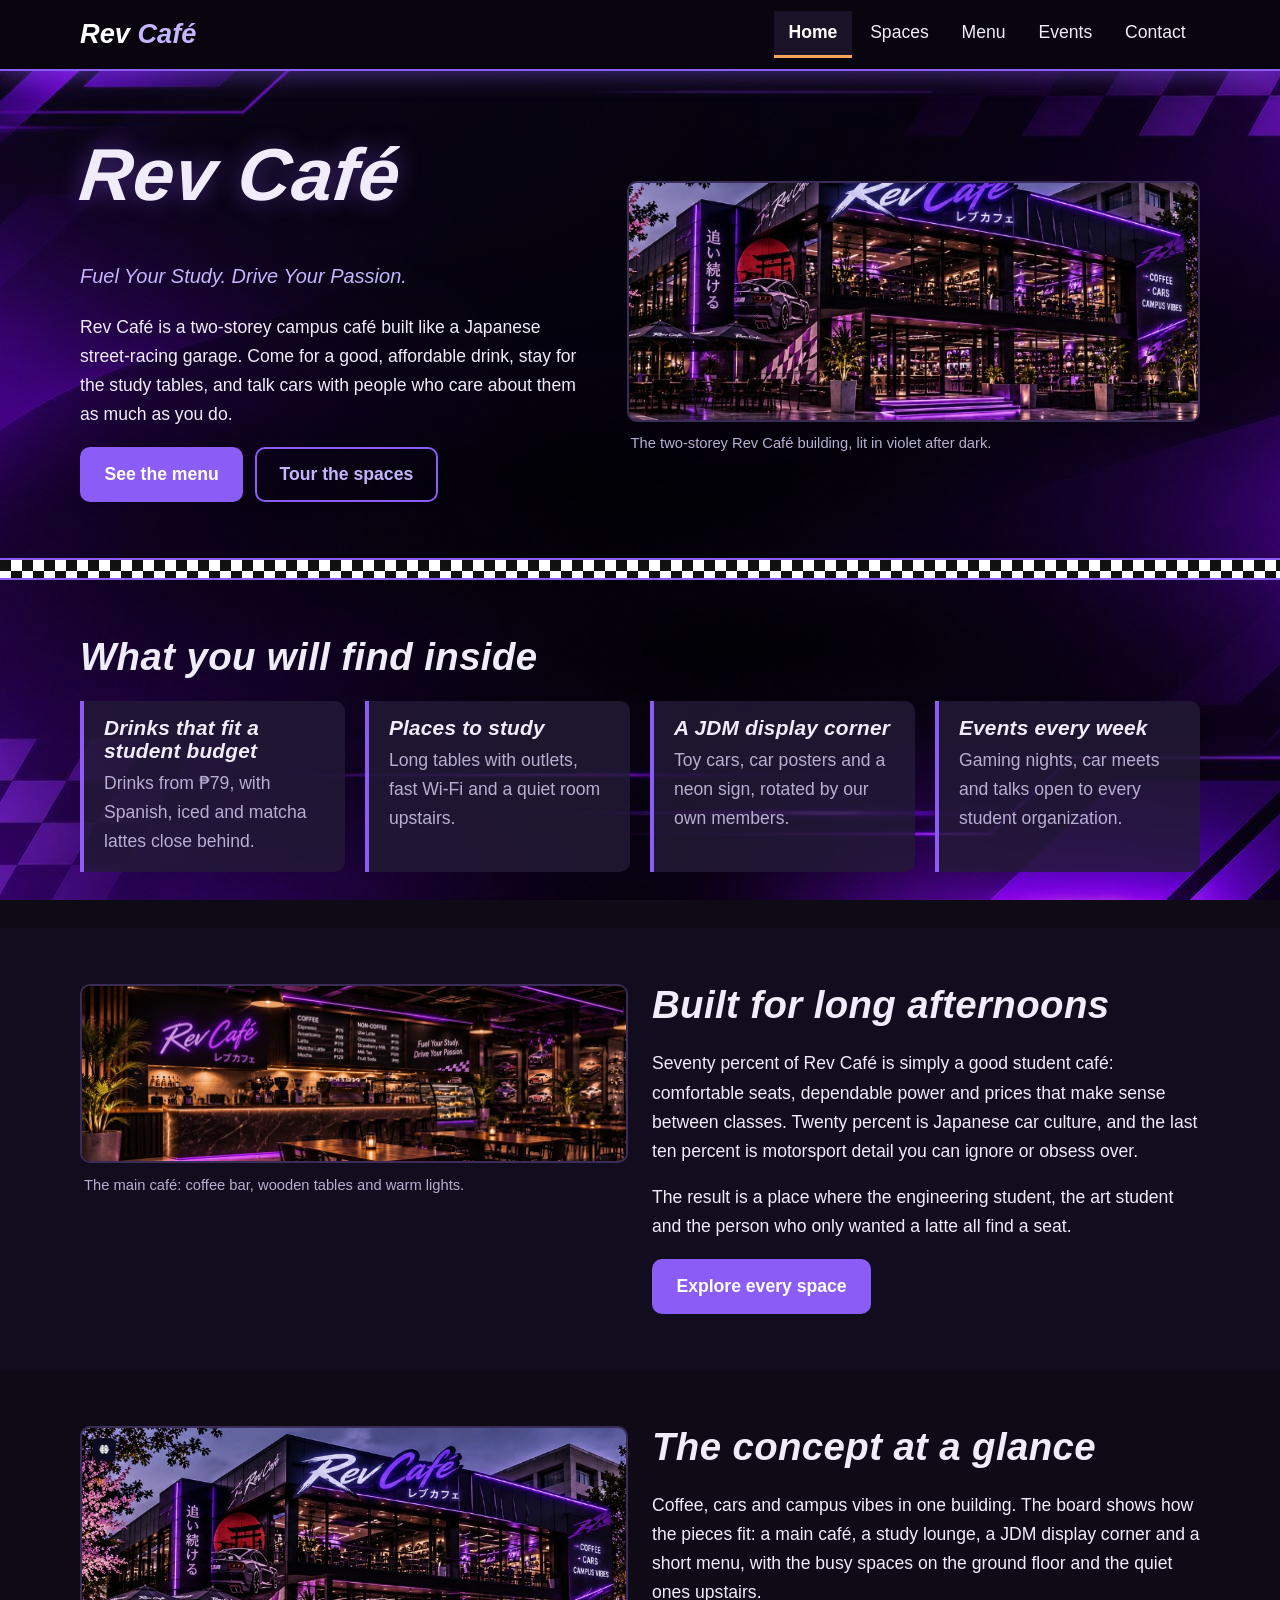
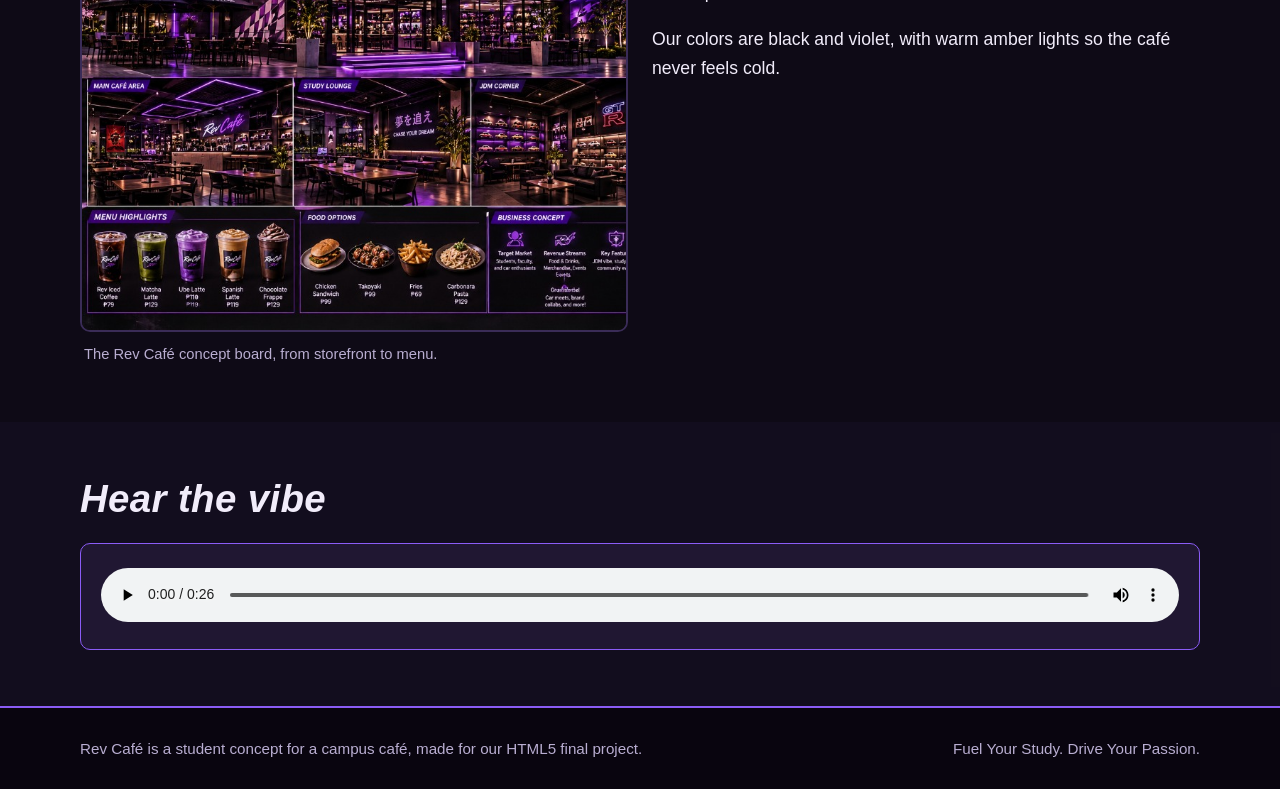
<file: index.html>
<!DOCTYPE html>
<html lang="en">
<head>
  <meta charset="UTF-8">
  <meta name="viewport" content="width=device-width, initial-scale=1">
  <meta name="description" content="Rev Café is a two-storey campus café with affordable drinks, study spaces and a JDM display corner.">
  <title>Home | Rev Café</title>
  <link rel="stylesheet" href="css/style.css">
</head>
<body>
  <a class="skip-link" href="#main">Skip to main content</a>
  <header class="site-header">
    <div class="wrap header-inner">
      <a class="brand" href="index.html">Rev <span>Café</span></a>
      <nav class="site-nav" aria-label="Main navigation">
      <ul>
        <li><a href="index.html" aria-current="page">Home</a></li>
        <li><a href="spaces.html">Spaces</a></li>
        <li><a href="menu.html">Menu</a></li>
        <li><a href="events.html">Events</a></li>
        <li><a href="contact.html">Contact</a></li>
      </ul>
      </nav>
    </div>
  </header>

  <main id="main">
    <section class="hero">
      <div class="wrap hero-grid">
        <div>
          <h1>Rev Café</h1>
          <p class="slogan">Fuel Your Study. Drive Your Passion.</p>
          <p>Rev Café is a two-storey campus café built like a Japanese street-racing garage. Come for a good, affordable drink, stay for the study tables, and talk cars with people who care about them as much as you do.</p>
          <div class="btn-row">
            <a class="btn" href="menu.html">See the menu</a>
            <a class="btn btn-ghost" href="spaces.html">Tour the spaces</a>
          </div>
        </div>
        <figure class="figure-lg">
          <img src="images/hero-storefront.jpg" width="712" height="296" alt="The Rev Café building at night: two glass storeys with violet light strips and the Rev Café sign above the windows">
          <figcaption>The two-storey Rev Café building, lit in violet after dark.</figcaption>
        </figure>
      </div>
    </section>
    <div class="checker" role="presentation"></div>

    <section class="section">
      <div class="wrap">
        <h2>What you will find inside</h2>
        <div class="features">
          <article class="feature">
            <h3>Drinks that fit a student budget</h3>
            <p>Drinks from ₱79, with Spanish, iced and matcha lattes close behind.</p>
          </article>
          <article class="feature">
            <h3>Places to study</h3>
            <p>Long tables with outlets, fast Wi-Fi and a quiet room upstairs.</p>
          </article>
          <article class="feature">
            <h3>A JDM display corner</h3>
            <p>Toy cars, car posters and a neon sign, rotated by our own members.</p>
          </article>
          <article class="feature">
            <h3>Events every week</h3>
            <p>Gaming nights, car meets and talks open to every student organization.</p>
          </article>
        </div>
      </div>
    </section>

    <section class="section alt">
      <div class="wrap split">
        <figure class="figure-lg">
          <img src="images/main-cafe.jpg" width="1100" height="354" alt="Main café counter under a glowing Rev Café sign, with coffee and non-coffee menu boards, a pastry case and wooden tables lit by candle lanterns">
          <figcaption>The main café: coffee bar, wooden tables and warm lights.</figcaption>
        </figure>
        <div>
          <h2>Built for long afternoons</h2>
          <p>Seventy percent of Rev Café is simply a good student café: comfortable seats, dependable power and prices that make sense between classes. Twenty percent is Japanese car culture, and the last ten percent is motorsport detail you can ignore or obsess over.</p>
          <p>The result is a place where the engineering student, the art student and the person who only wanted a latte all find a seat.</p>
          <a class="btn" href="spaces.html">Explore every space</a>
        </div>
      </div>
    </section>

    <section class="section">
      <div class="wrap split">
        <figure class="figure-lg">
          <img src="images/concept-poster.jpg" width="766" height="707" alt="Rev Café concept poster: the storefront at night, the café, study lounge and JDM corner, five drinks and four food items, with the slogan Fuel Your Study. Drive Your Passion.">
          <figcaption>The Rev Café concept board, from storefront to menu.</figcaption>
        </figure>
        <div>
          <h2>The concept at a glance</h2>
          <p>Coffee, cars and campus vibes in one building. The board shows how the pieces fit: a main café, a study lounge, a JDM display corner and a short menu, with the busy spaces on the ground floor and the quiet ones upstairs.</p>
          <p>Our colors are black and violet, with warm amber lights so the café never feels cold.</p>
        </div>
      </div>
    </section>

    <section class="section alt">
      <div class="wrap">
        <h2>Hear the vibe</h2>
        <div class="audio-box">
          <audio controls aria-label="Rev Playlist, a 27-second lo-fi loop" preload="metadata" src="media/rev-playlist.mp3">
              Your browser does not support audio playback. The clip is a 27-second lo-fi loop in <a href="media/rev-playlist.mp3">MP3 format</a>.
            </audio>
        </div>
      </div>
    </section>

  </main>

  <footer class="site-footer">
    <div class="wrap footer-inner">
      <p>Rev Café is a student concept for a campus café, made for our HTML5 final project.</p>
      <p>Fuel Your Study. Drive Your Passion.</p>
    </div>
  </footer>
</body>
</html>
</file>
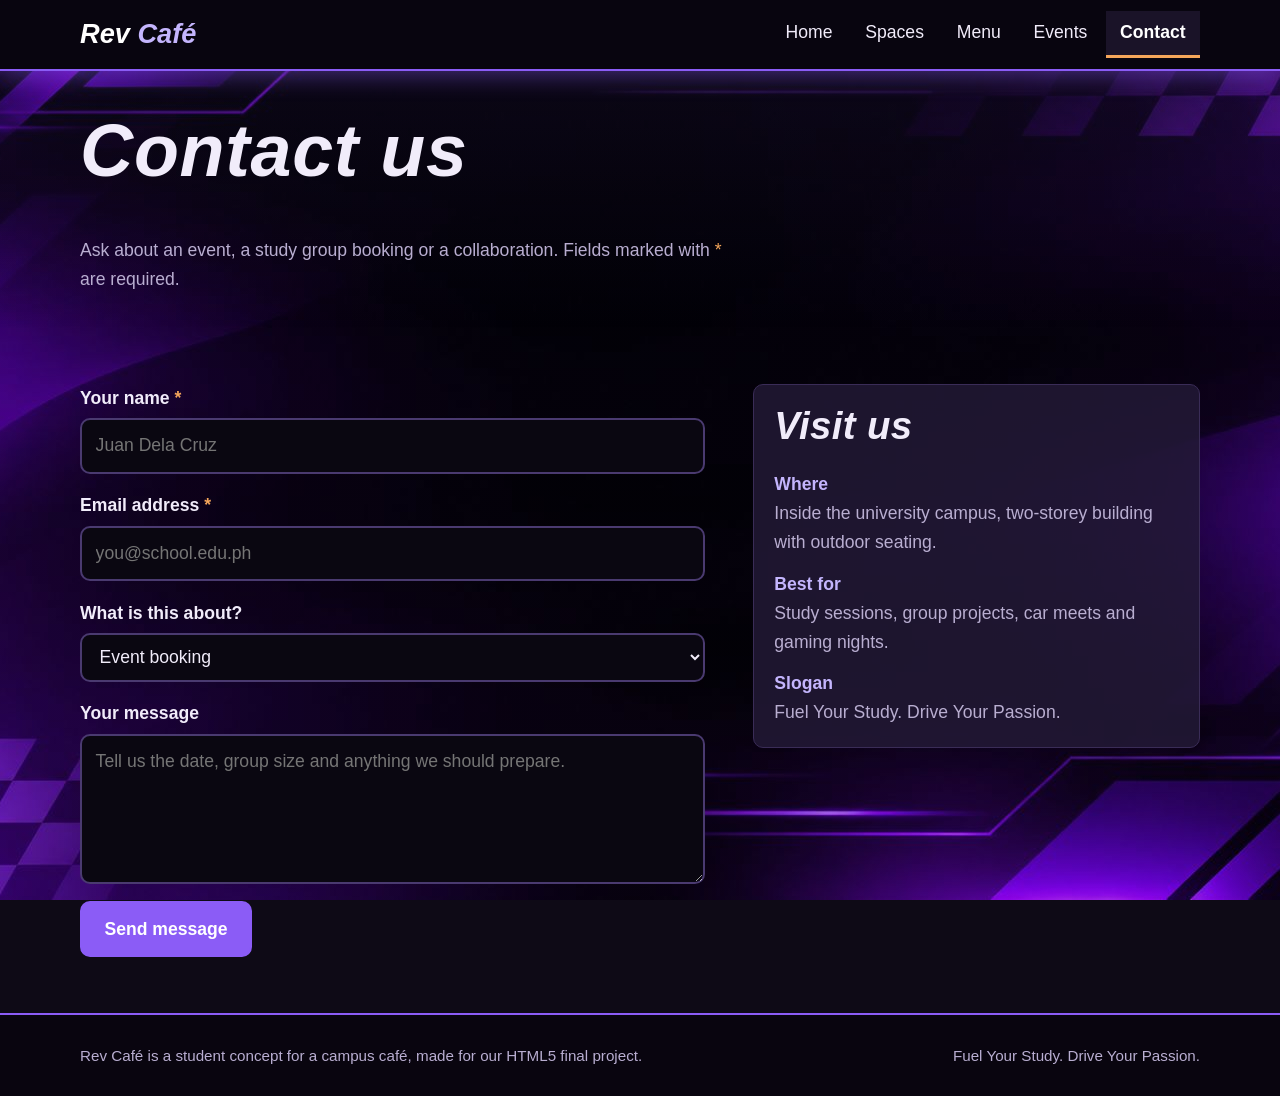
<file: contact.html>
<!DOCTYPE html>
<html lang="en">
<head>
  <meta charset="UTF-8">
  <meta name="viewport" content="width=device-width, initial-scale=1">
  <meta name="description" content="Contact Rev Café about events, study group tables and collaborations.">
  <title>Contact | Rev Café</title>
  <link rel="stylesheet" href="css/style.css">
</head>
<body>
  <a class="skip-link" href="#main">Skip to main content</a>
  <header class="site-header">
    <div class="wrap header-inner">
      <a class="brand" href="index.html">Rev <span>Café</span></a>
      <nav class="site-nav" aria-label="Main navigation">
      <ul>
        <li><a href="index.html">Home</a></li>
        <li><a href="spaces.html">Spaces</a></li>
        <li><a href="menu.html">Menu</a></li>
        <li><a href="events.html">Events</a></li>
        <li><a href="contact.html" aria-current="page">Contact</a></li>
      </ul>
      </nav>
    </div>
  </header>

  <main id="main">
    <section class="page-title">
      <div class="wrap">
        <h1>Contact us</h1>
        <p>Ask about an event, a study group booking or a collaboration. Fields marked with <span class="req">*</span> are required.</p>
      </div>
    </section>

    <section class="section">
      <div class="wrap contact-layout">
        <form class="contact-form" action="https://formsubmit.co/cedruz.jay-z.james.biron@adamson.edu.ph" method="post">
          <input type="hidden" name="_subject" value="New message from the Rev Café website">
          <input type="hidden" name="_template" value="table">
          <input type="hidden" name="_captcha" value="false">
          <input class="hp" type="text" name="_honey" tabindex="-1" autocomplete="off" aria-hidden="true">
          <div class="field">
            <label for="name">Your name <span class="req">*</span></label>
            <input type="text" id="name" name="name" autocomplete="name" placeholder="Juan Dela Cruz" required>
          </div>
          <div class="field">
            <label for="email">Email address <span class="req">*</span></label>
            <input type="email" id="email" name="email" autocomplete="email" placeholder="you@school.edu.ph" required>
          </div>
          <div class="field">
            <label for="topic">What is this about?</label>
            <select id="topic" name="topic">
              <option value="Event booking">Event booking</option>
              <option value="Study group table">Study group table</option>
              <option value="Car meet or Build of the Week">Car meet or Build of the Week</option>
              <option value="Brand collaboration">Brand collaboration</option>
              <option value="Feedback">Feedback</option>
            </select>
          </div>
          <div class="field">
            <label for="message">Your message</label>
            <textarea id="message" name="message" placeholder="Tell us the date, group size and anything we should prepare."></textarea>
          </div>
          <div>
            <button class="btn" type="submit">Send message</button>
          </div>
        </form>

        <aside class="info-box" aria-label="Café details">
          <h2>Visit us</h2>
          <dl>
            <dt>Where</dt>
            <dd>Inside the university campus, two-storey building with outdoor seating.</dd>
            <dt>Best for</dt>
            <dd>Study sessions, group projects, car meets and gaming nights.</dd>
            <dt>Slogan</dt>
            <dd>Fuel Your Study. Drive Your Passion.</dd>
          </dl>
        </aside>
      </div>
    </section>

  </main>

  <footer class="site-footer">
    <div class="wrap footer-inner">
      <p>Rev Café is a student concept for a campus café, made for our HTML5 final project.</p>
      <p>Fuel Your Study. Drive Your Passion.</p>
    </div>
  </footer>
</body>
</html>
</file>
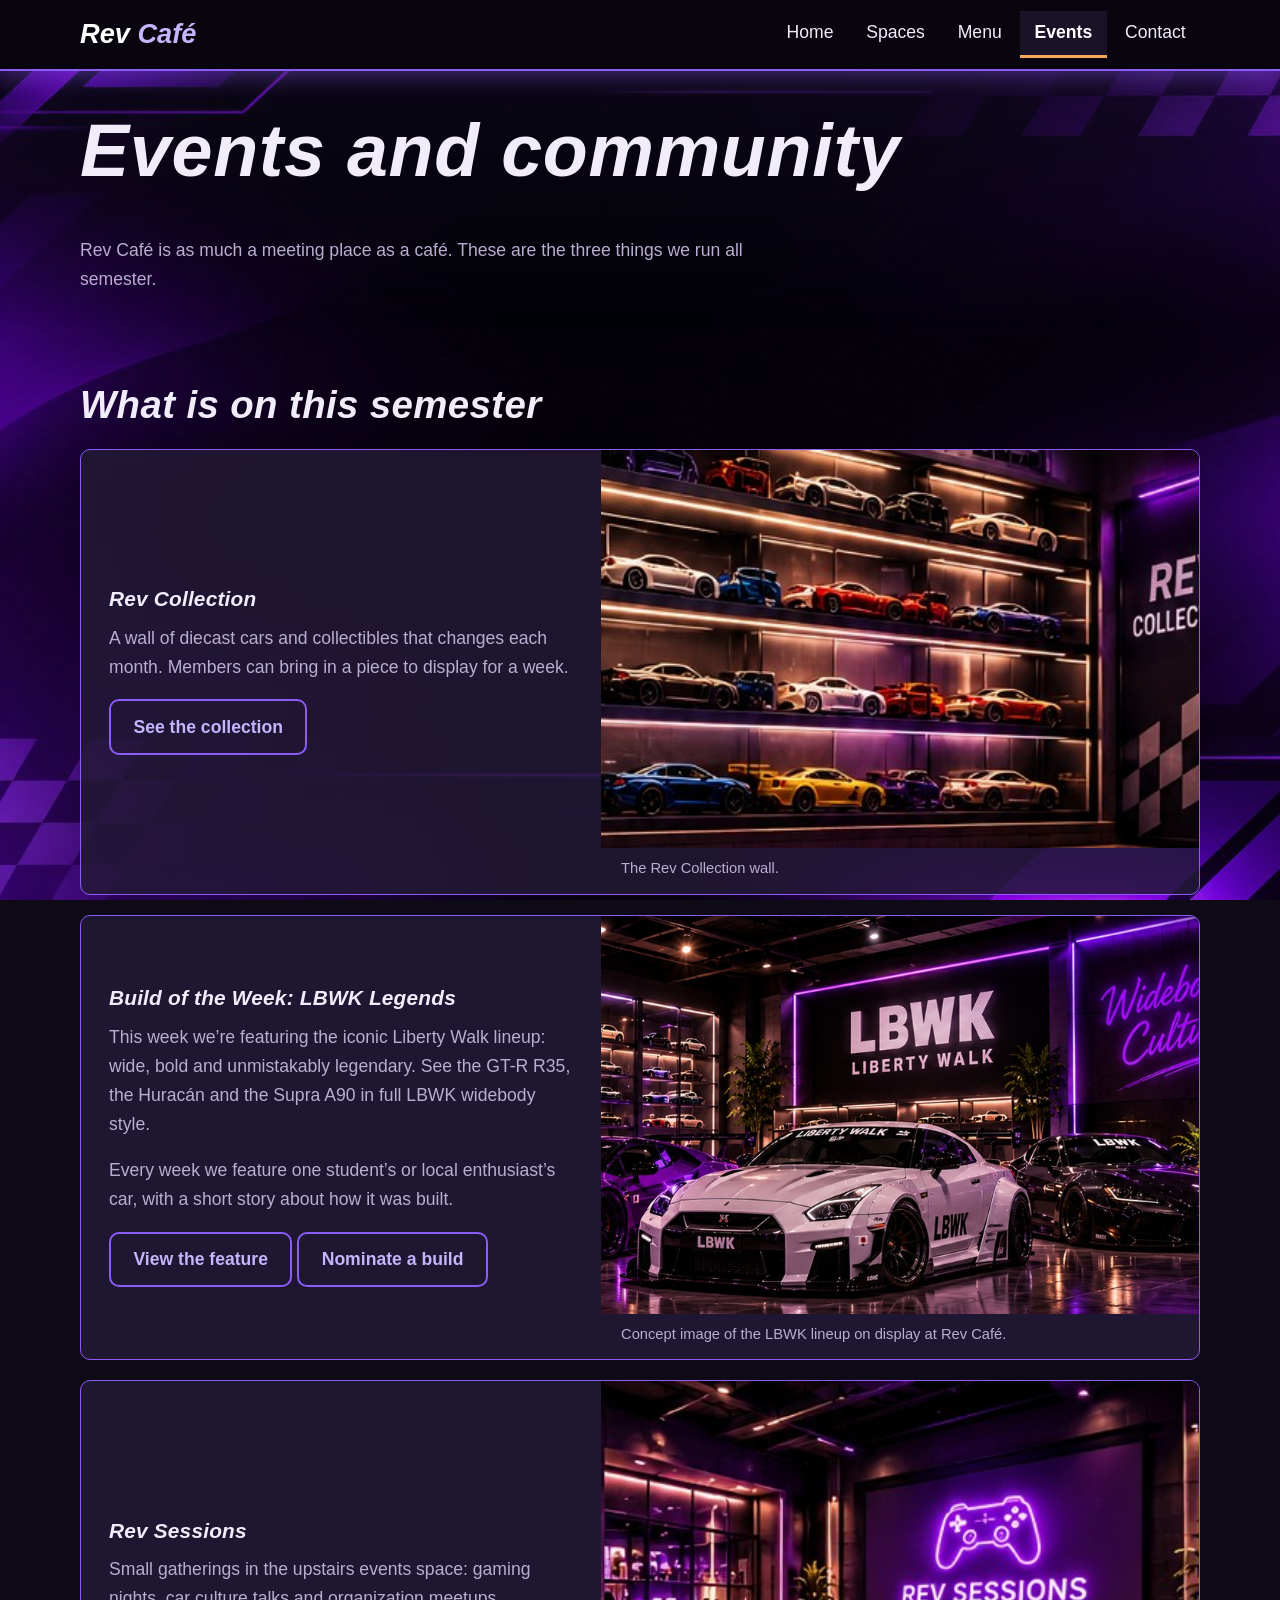
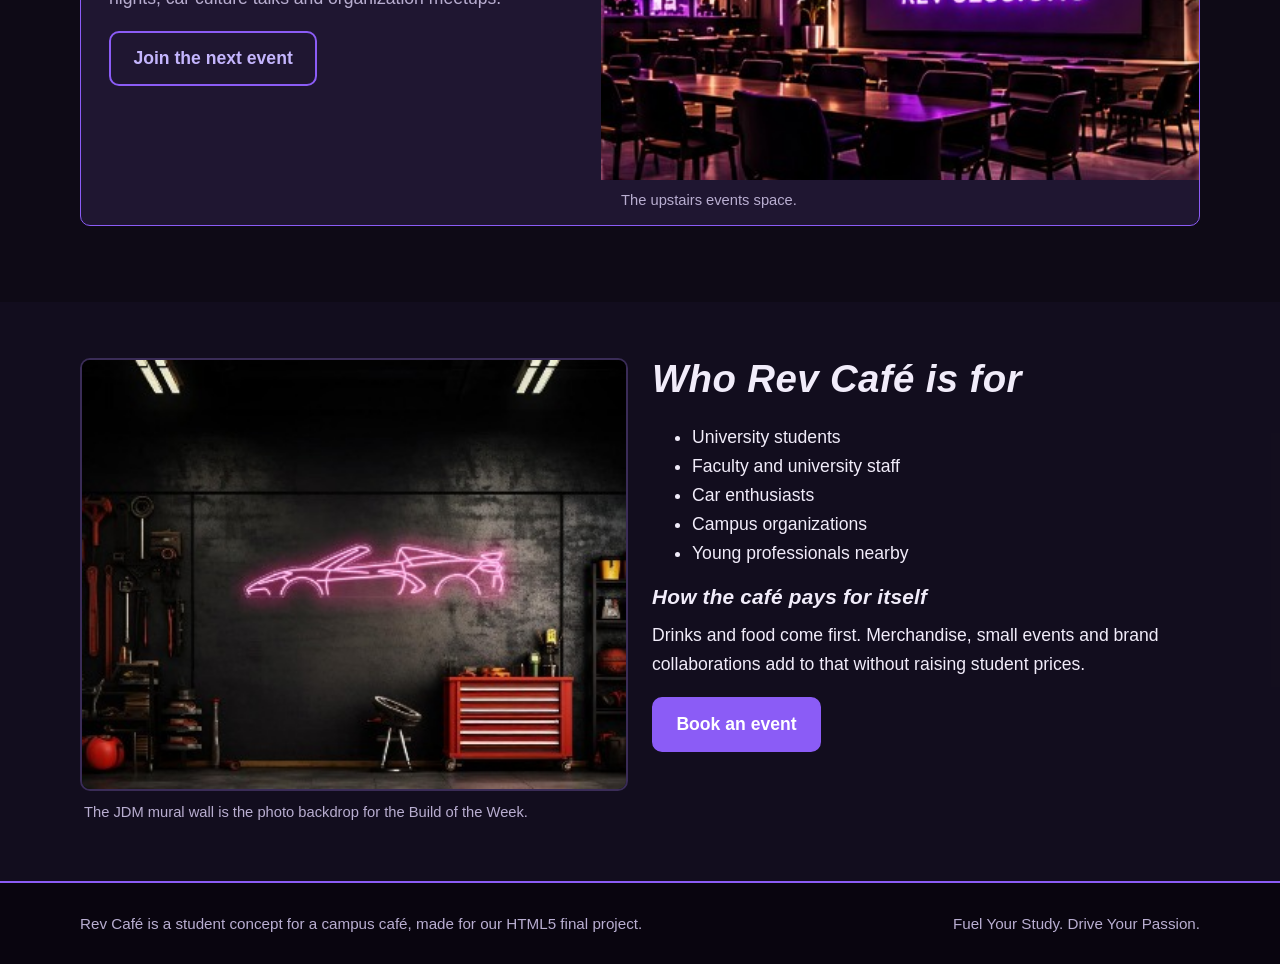
<file: events.html>
<!DOCTYPE html>
<html lang="en">
<head>
  <meta charset="UTF-8">
  <meta name="viewport" content="width=device-width, initial-scale=1">
  <meta name="description" content="Rev Collection, Build of the Week and Rev Sessions at the Rev Café campus café.">
  <title>Events | Rev Café</title>
  <link rel="stylesheet" href="css/style.css">
</head>
<body>
  <a class="skip-link" href="#main">Skip to main content</a>
  <header class="site-header">
    <div class="wrap header-inner">
      <a class="brand" href="index.html">Rev <span>Café</span></a>
      <nav class="site-nav" aria-label="Main navigation">
      <ul>
        <li><a href="index.html">Home</a></li>
        <li><a href="spaces.html">Spaces</a></li>
        <li><a href="menu.html">Menu</a></li>
        <li><a href="events.html" aria-current="page">Events</a></li>
        <li><a href="contact.html">Contact</a></li>
      </ul>
      </nav>
    </div>
  </header>

  <main id="main">
    <section class="page-title">
      <div class="wrap">
        <h1>Events and community</h1>
        <p>Rev Café is as much a meeting place as a café. These are the three things we run all semester.</p>
      </div>
    </section>

    <section class="section">
      <div class="wrap">
        <h2>What is on this semester</h2>
        <article class="event-card">
          <figure>
            <img src="images/event-collection.jpg" width="508" height="270" alt="Lit shelves of toy cars beside a Rev Collection sign with a chequered flag pattern">
            <figcaption>The Rev Collection wall.</figcaption>
          </figure>
          <div class="event-text">
            <h3>Rev Collection</h3>
            <p>A wall of diecast cars and collectibles that changes each month. Members can bring in a piece to display for a week.</p>
            <a class="btn btn-ghost" href="spaces.html">See the collection</a>
          </div>
        </article>
                <article class="event-card">
          <figure>
            <img src="images/lbwk-lineup-hero.jpg" width="1022" height="520" alt="Three LBWK widebody cars on a showroom floor in front of an LBWK Liberty Walk sign: a purple Lamborghini Huracán, a white Nissan GT-R and a black Toyota Supra">
            <figcaption>Concept image of the LBWK lineup on display at Rev Café.</figcaption>
          </figure>
          <div class="event-text">
            <h3>Build of the Week: LBWK Legends</h3>
            <p>This week we’re featuring the iconic Liberty Walk lineup: wide, bold and unmistakably legendary. See the GT-R R35, the Huracán and the Supra A90 in full LBWK widebody style.</p>
            <p>Every week we feature one student’s or local enthusiast’s car, with a short story about how it was built.</p>
            <a class="btn btn-ghost" href="feature.html">View the feature</a> <a class="btn btn-ghost" href="contact.html">Nominate a build</a>
          </div>
        </article>
        <article class="event-card">
          <figure>
            <img src="images/event-sessions.jpg" width="508" height="272" alt="The upstairs events space with long tables, a big screen showing a game controller icon and the words Rev Sessions">
            <figcaption>The upstairs events space.</figcaption>
          </figure>
          <div class="event-text">
            <h3>Rev Sessions</h3>
            <p>Small gatherings in the upstairs events space: gaming nights, car culture talks and organization meetups.</p>
            <a class="btn btn-ghost" href="contact.html">Join the next event</a>
          </div>
        </article>
      </div>
    </section>

    <section class="section alt">
      <div class="wrap split">
        <figure class="figure-lg">
          <img src="images/jdm-mural.jpg" width="364" height="287" alt="Dark garage wall with a pink neon sports-car outline, wall-mounted tools and a red tool cabinet">
          <figcaption>The JDM mural wall is the photo backdrop for the Build of the Week.</figcaption>
        </figure>
        <div>
          <h2>Who Rev Café is for</h2>
          <ul>
            <li>University students</li>
            <li>Faculty and university staff</li>
            <li>Car enthusiasts</li>
            <li>Campus organizations</li>
            <li>Young professionals nearby</li>
          </ul>
          <h3>How the café pays for itself</h3>
          <p>Drinks and food come first. Merchandise, small events and brand collaborations add to that without raising student prices.</p>
          <a class="btn" href="contact.html">Book an event</a>
        </div>
      </div>
    </section>

  </main>

  <footer class="site-footer">
    <div class="wrap footer-inner">
      <p>Rev Café is a student concept for a campus café, made for our HTML5 final project.</p>
      <p>Fuel Your Study. Drive Your Passion.</p>
    </div>
  </footer>
</body>
</html>
</file>
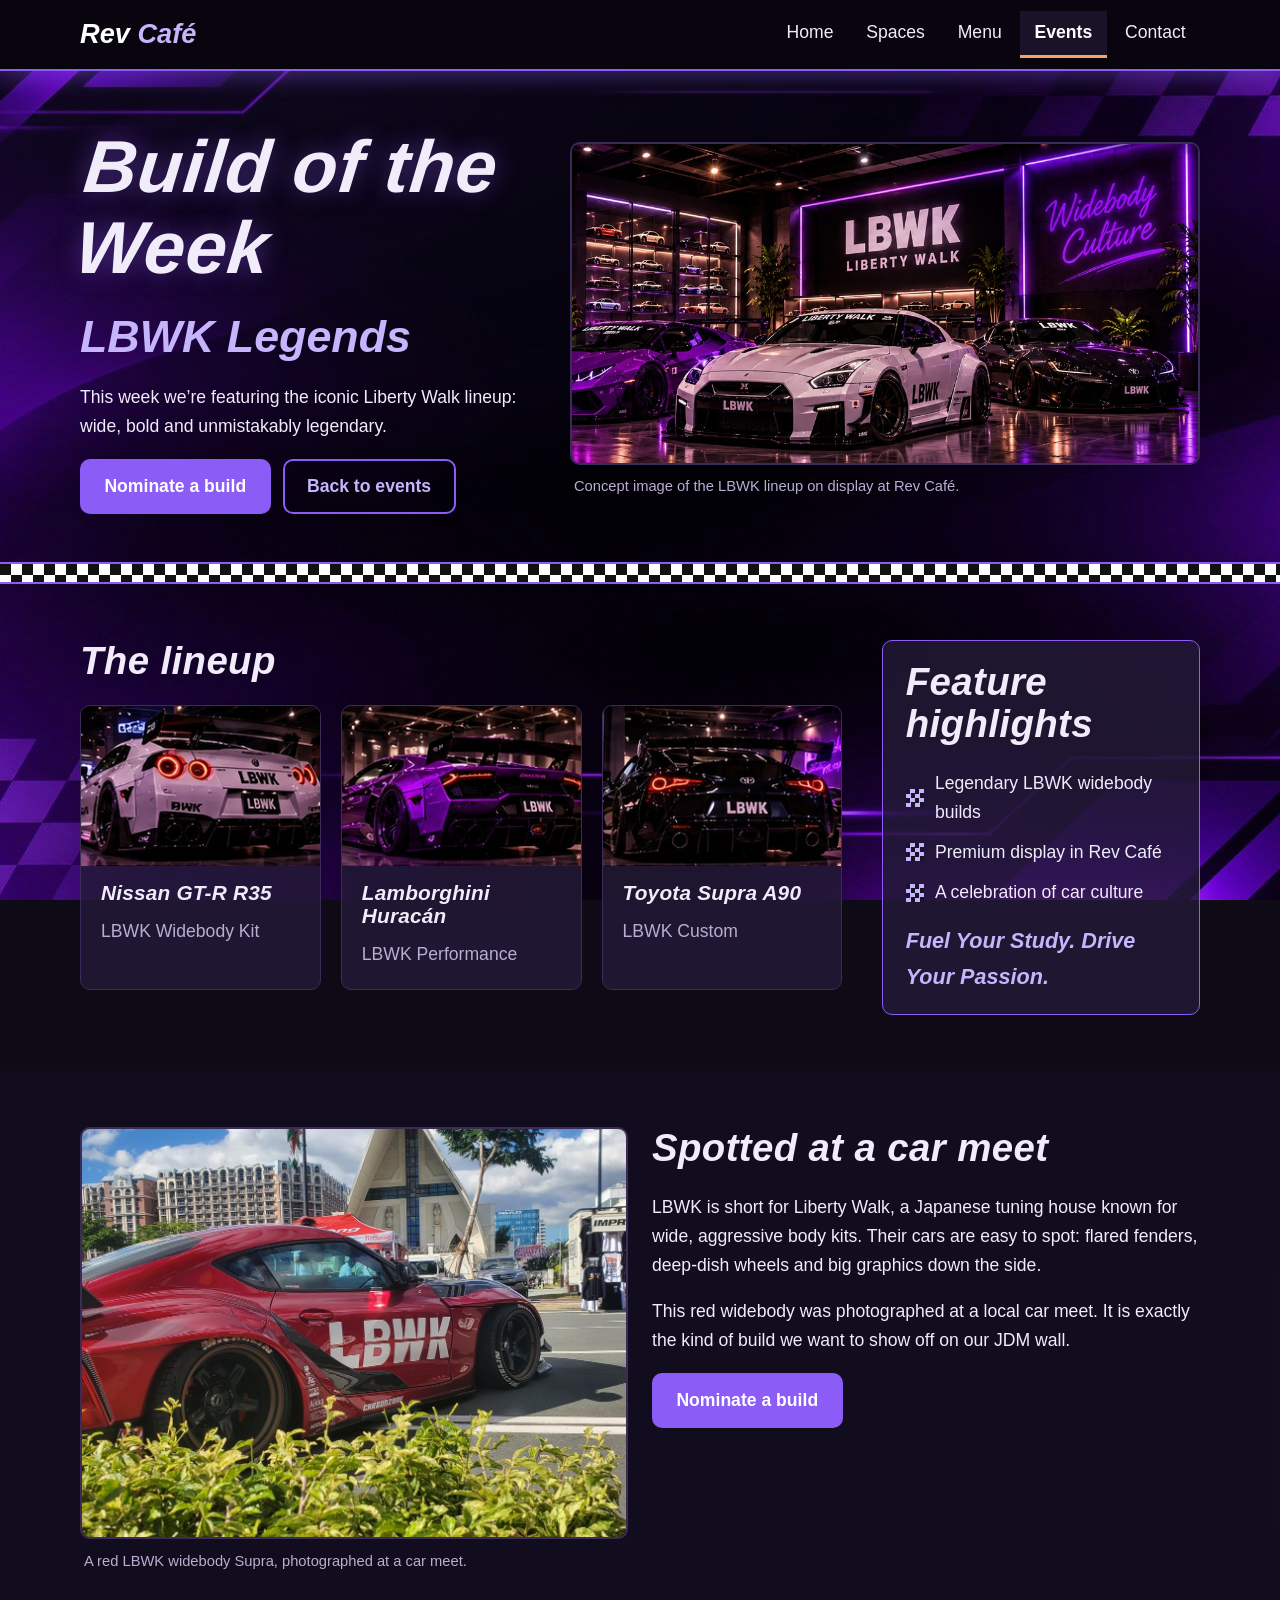
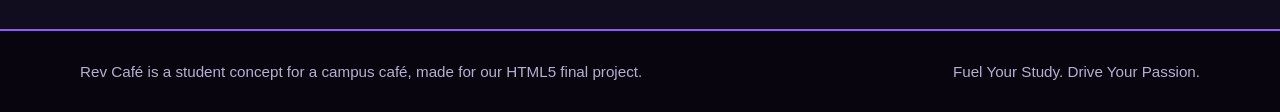
<file: feature.html>
<!DOCTYPE html>
<html lang="en">
<head>
  <meta charset="UTF-8">
  <meta name="viewport" content="width=device-width, initial-scale=1">
  <meta name="description" content="This week at Rev Café: the LBWK Liberty Walk lineup, with a GT-R, a Huracán and a Supra.">
  <title>Build of the Week: LBWK Legends | Rev Café</title>
  <link rel="stylesheet" href="css/style.css">
</head>
<body>
  <a class="skip-link" href="#main">Skip to main content</a>
  <header class="site-header">
    <div class="wrap header-inner">
      <a class="brand" href="index.html">Rev <span>Café</span></a>
      <nav class="site-nav" aria-label="Main navigation">
      <ul>
        <li><a href="index.html">Home</a></li>
        <li><a href="spaces.html">Spaces</a></li>
        <li><a href="menu.html">Menu</a></li>
        <li><a href="events.html" aria-current="true">Events</a></li>
        <li><a href="contact.html">Contact</a></li>
      </ul>
      </nav>
    </div>
  </header>

  <main id="main">
    <section class="feature-hero">
      <div class="wrap">
        <div>
          <h1>Build of the Week</h1>
          <p class="feature-sub">LBWK Legends</p>
          <p>This week we’re featuring the iconic Liberty Walk lineup: wide, bold and unmistakably legendary.</p>
          <div class="btn-row">
            <a class="btn" href="contact.html">Nominate a build</a>
            <a class="btn btn-ghost" href="events.html">Back to events</a>
          </div>
        </div>
        <figure class="figure-lg">
          <img src="images/lbwk-lineup-hero.jpg" width="1022" height="520" alt="Three LBWK widebody cars on a polished showroom floor in front of an LBWK Liberty Walk sign: a purple Lamborghini Huracán, a white Nissan GT-R and a black Toyota Supra">
          <figcaption>Concept image of the LBWK lineup on display at Rev Café.</figcaption>
        </figure>
      </div>
    </section>
    <div class="checker" role="presentation"></div>

    <section class="section">
      <div class="wrap lineup">
        <div>
          <h2>The lineup</h2>
          <div class="car-grid">
          <article class="card">
            <img src="images/lbwk-gtr.jpg" width="315" height="168" alt="Rear view of a white widebody Nissan GT-R with round red tail lights, a large rear wing and LBWK plates">
            <div class="card-body">
              <h3>Nissan GT-R R35</h3>
              <p>LBWK Widebody Kit</p>
            </div>
          </article>
          <article class="card">
            <img src="images/lbwk-huracan.jpg" width="346" height="168" alt="Rear three-quarter view of a purple widebody Lamborghini Huracán with a big rear wing">
            <div class="card-body">
              <h3>Lamborghini Huracán</h3>
              <p>LBWK Performance</p>
            </div>
          </article>
          <article class="card">
            <img src="images/lbwk-supra.jpg" width="329" height="168" alt="Rear view of a black widebody Toyota Supra A90 with a large wing and an LBWK plate">
            <div class="card-body">
              <h3>Toyota Supra A90</h3>
              <p>LBWK Custom</p>
            </div>
          </article>
          </div>
        </div>
        <aside class="highlights" aria-label="Feature highlights">
          <h2>Feature highlights</h2>
          <ul>
            <li>Legendary LBWK widebody builds</li>
            <li>Premium display in Rev Café</li>
            <li>A celebration of car culture</li>
          </ul>
          <p class="tagline">Fuel Your Study. Drive Your Passion.</p>
        </aside>
      </div>
    </section>

    <section class="section alt">
      <div class="wrap split">
        <figure class="figure-lg">
          <img src="images/build-of-the-week-lbwk.jpg" width="1100" height="825" alt="Side view of a red widebody sports car with LBWK graphics, black bronze-lipped wheels and carbon-fiber trim, parked at a car meet behind a green hedge">
          <figcaption>A red LBWK widebody Supra, photographed at a car meet.</figcaption>
        </figure>
        <div>
          <h2>Spotted at a car meet</h2>
          <p>LBWK is short for Liberty Walk, a Japanese tuning house known for wide, aggressive body kits. Their cars are easy to spot: flared fenders, deep-dish wheels and big graphics down the side.</p>
          <p>This red widebody was photographed at a local car meet. It is exactly the kind of build we want to show off on our JDM wall.</p>
          <a class="btn" href="contact.html">Nominate a build</a>
        </div>
      </div>
    </section>
  </main>

  <footer class="site-footer">
    <div class="wrap footer-inner">
      <p>Rev Café is a student concept for a campus café, made for our HTML5 final project.</p>
      <p>Fuel Your Study. Drive Your Passion.</p>
    </div>
  </footer>
</body>
</html>
</file>
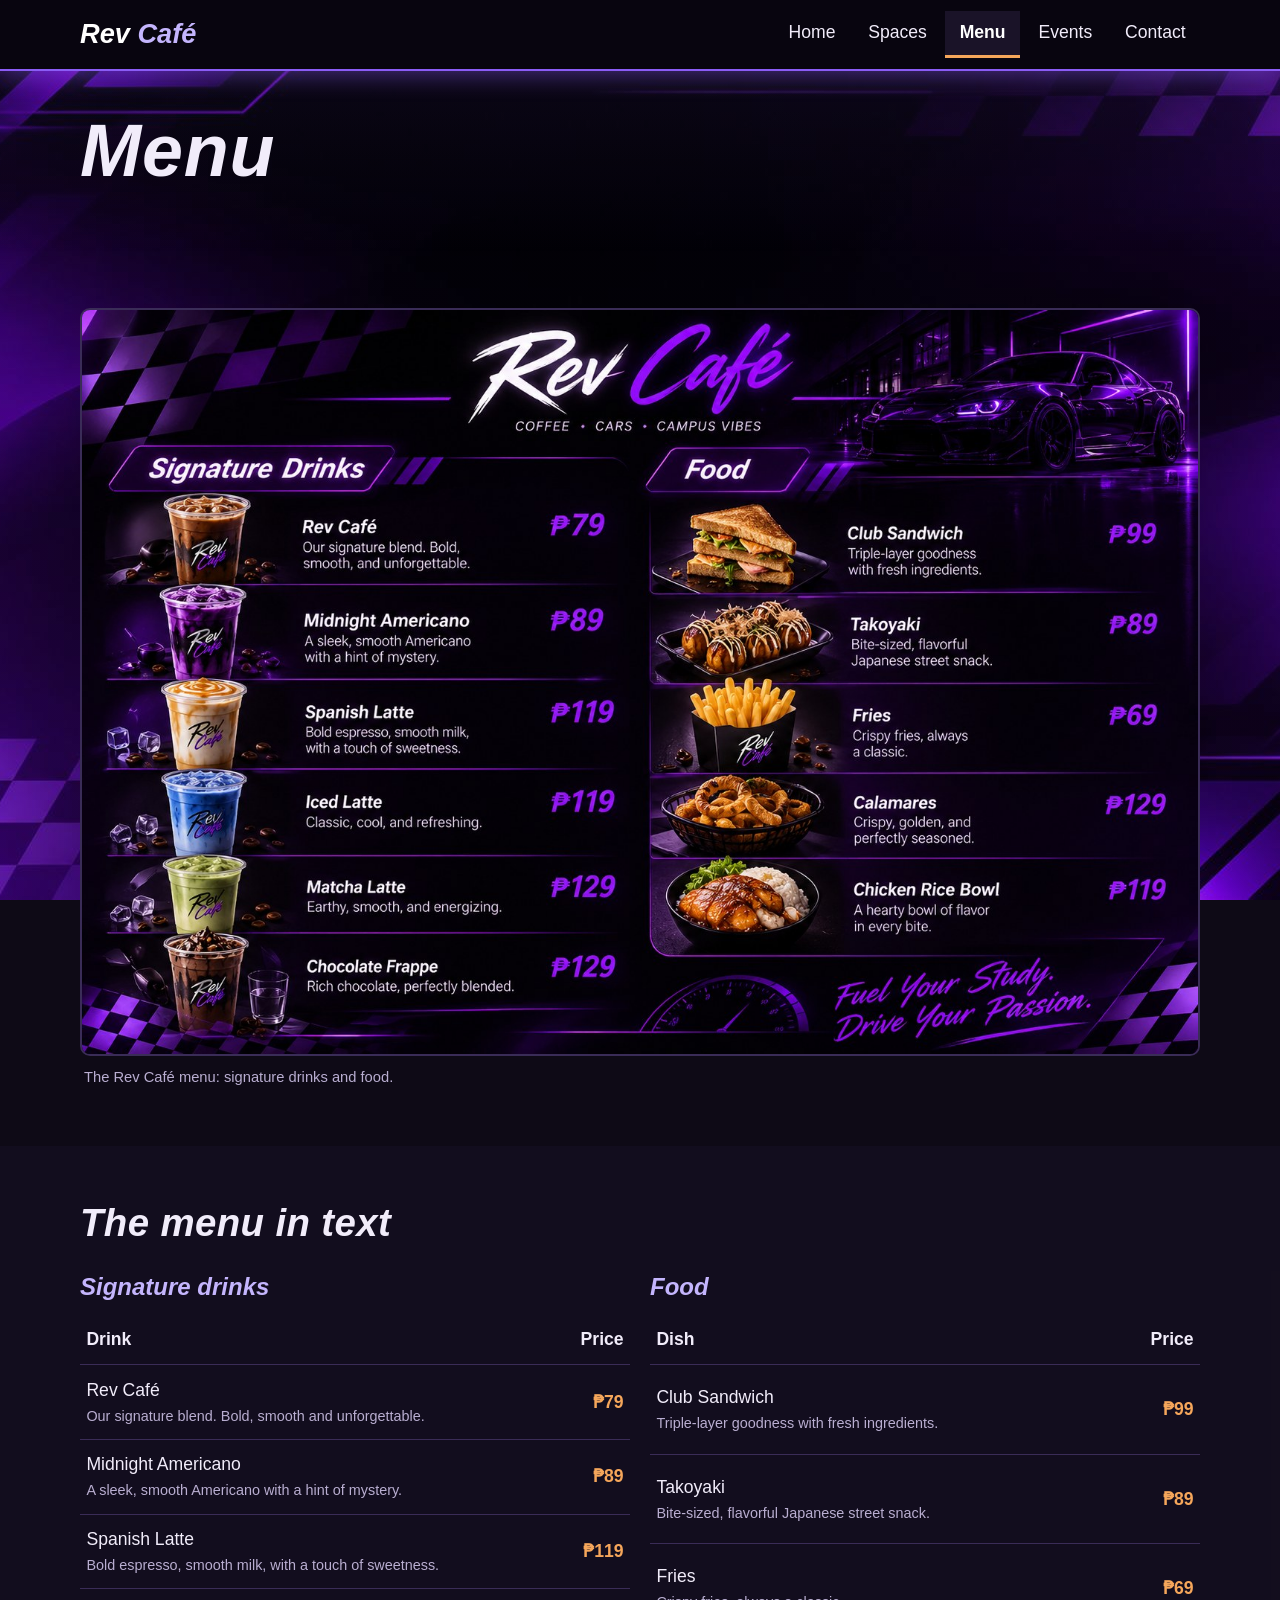
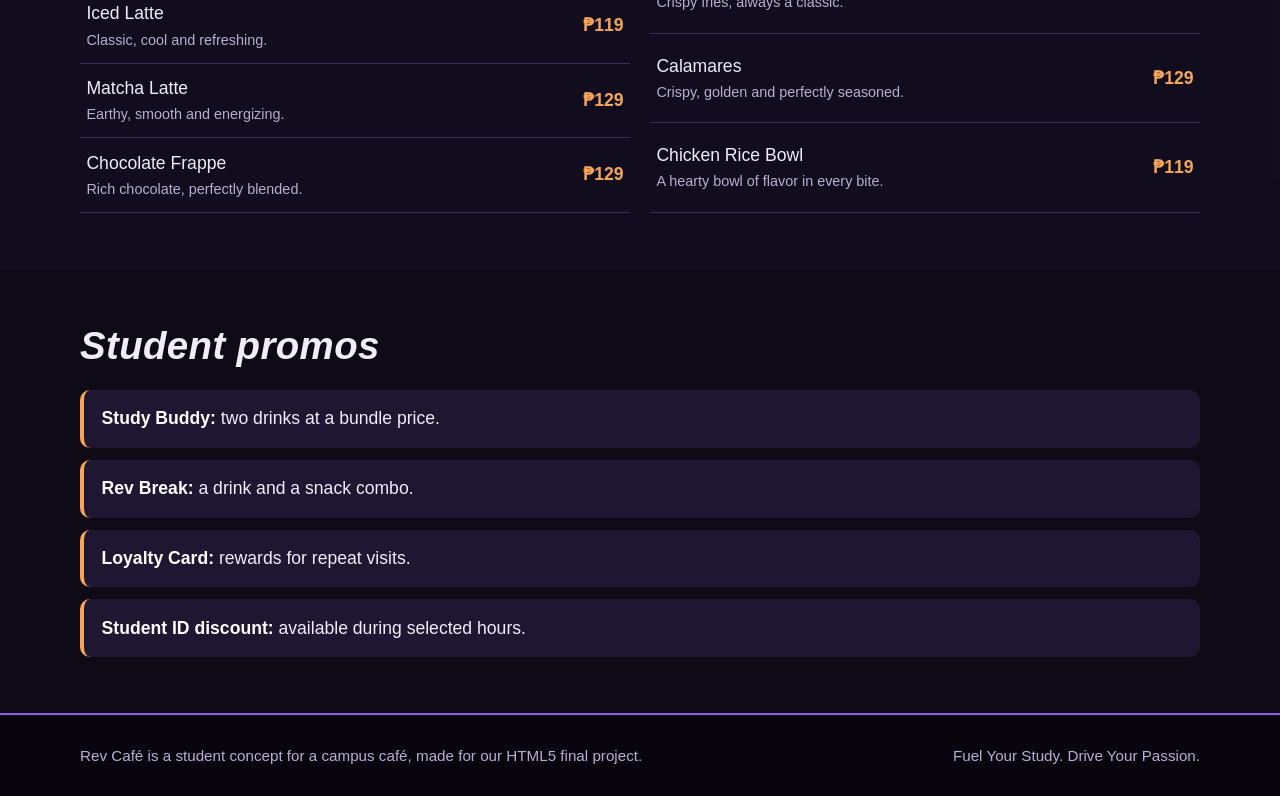
<file: menu.html>
<!DOCTYPE html>
<html lang="en">
<head>
  <meta charset="UTF-8">
  <meta name="viewport" content="width=device-width, initial-scale=1">
  <meta name="description" content="Drinks, food and student promos at Rev Café, with prices in pesos.">
  <title>Menu | Rev Café</title>
  <link rel="stylesheet" href="css/style.css">
</head>
<body>
  <a class="skip-link" href="#main">Skip to main content</a>
  <header class="site-header">
    <div class="wrap header-inner">
      <a class="brand" href="index.html">Rev <span>Café</span></a>
      <nav class="site-nav" aria-label="Main navigation">
      <ul>
        <li><a href="index.html">Home</a></li>
        <li><a href="spaces.html">Spaces</a></li>
        <li><a href="menu.html" aria-current="page">Menu</a></li>
        <li><a href="events.html">Events</a></li>
        <li><a href="contact.html">Contact</a></li>
      </ul>
      </nav>
    </div>
  </header>

  <main id="main">
    <section class="page-title">
      <div class="wrap">
        <h1>Menu</h1>
      </div>
    </section>

    <section class="section">
      <div class="wrap">
        <figure class="figure-lg">
          <img src="images/rev-cafe-menu.jpg" width="1500" height="1000" alt="Rev Café menu board. Signature drinks: Rev Café ₱79, Midnight Americano ₱89, Spanish Latte ₱119, Iced Latte ₱119, Matcha Latte ₱129, Chocolate Frappe ₱129. Food: Club Sandwich ₱99, Takoyaki ₱89, Fries ₱69, Calamares ₱129, Chicken Rice Bowl ₱119.">
          <figcaption>The Rev Café menu: signature drinks and food.</figcaption>
        </figure>
      </div>
    </section>

    <section class="section alt">
      <div class="wrap">
        <h2>The menu in text</h2>
        <div class="menu-grid">
        <table class="menu-table">
          <caption>Signature drinks</caption>
          <thead><tr><th scope="col">Drink</th><th scope="col">Price</th></tr></thead>
          <tbody>
            <tr><td>Rev Café<span class="desc">Our signature blend. Bold, smooth and unforgettable.</span></td><td>₱79</td></tr>
            <tr><td>Midnight Americano<span class="desc">A sleek, smooth Americano with a hint of mystery.</span></td><td>₱89</td></tr>
            <tr><td>Spanish Latte<span class="desc">Bold espresso, smooth milk, with a touch of sweetness.</span></td><td>₱119</td></tr>
            <tr><td>Iced Latte<span class="desc">Classic, cool and refreshing.</span></td><td>₱119</td></tr>
            <tr><td>Matcha Latte<span class="desc">Earthy, smooth and energizing.</span></td><td>₱129</td></tr>
            <tr><td>Chocolate Frappe<span class="desc">Rich chocolate, perfectly blended.</span></td><td>₱129</td></tr>
          </tbody>
        </table>
        <table class="menu-table">
          <caption>Food</caption>
          <thead><tr><th scope="col">Dish</th><th scope="col">Price</th></tr></thead>
          <tbody>
            <tr><td>Club Sandwich<span class="desc">Triple-layer goodness with fresh ingredients.</span></td><td>₱99</td></tr>
            <tr><td>Takoyaki<span class="desc">Bite-sized, flavorful Japanese street snack.</span></td><td>₱89</td></tr>
            <tr><td>Fries<span class="desc">Crispy fries, always a classic.</span></td><td>₱69</td></tr>
            <tr><td>Calamares<span class="desc">Crispy, golden and perfectly seasoned.</span></td><td>₱129</td></tr>
            <tr><td>Chicken Rice Bowl<span class="desc">A hearty bowl of flavor in every bite.</span></td><td>₱119</td></tr>
          </tbody>
        </table>
        </div>
      </div>
    </section>

    <section class="section">
      <div class="wrap">
        <h2>Student promos</h2>
        <ul class="promo-list">
          <li><strong>Study Buddy:</strong> two drinks at a bundle price.</li>
          <li><strong>Rev Break:</strong> a drink and a snack combo.</li>
          <li><strong>Loyalty Card:</strong> rewards for repeat visits.</li>
          <li><strong>Student ID discount:</strong> available during selected hours.</li>
        </ul>
      </div>
    </section>
  </main>

  <footer class="site-footer">
    <div class="wrap footer-inner">
      <p>Rev Café is a student concept for a campus café, made for our HTML5 final project.</p>
      <p>Fuel Your Study. Drive Your Passion.</p>
    </div>
  </footer>
</body>
</html>
</file>
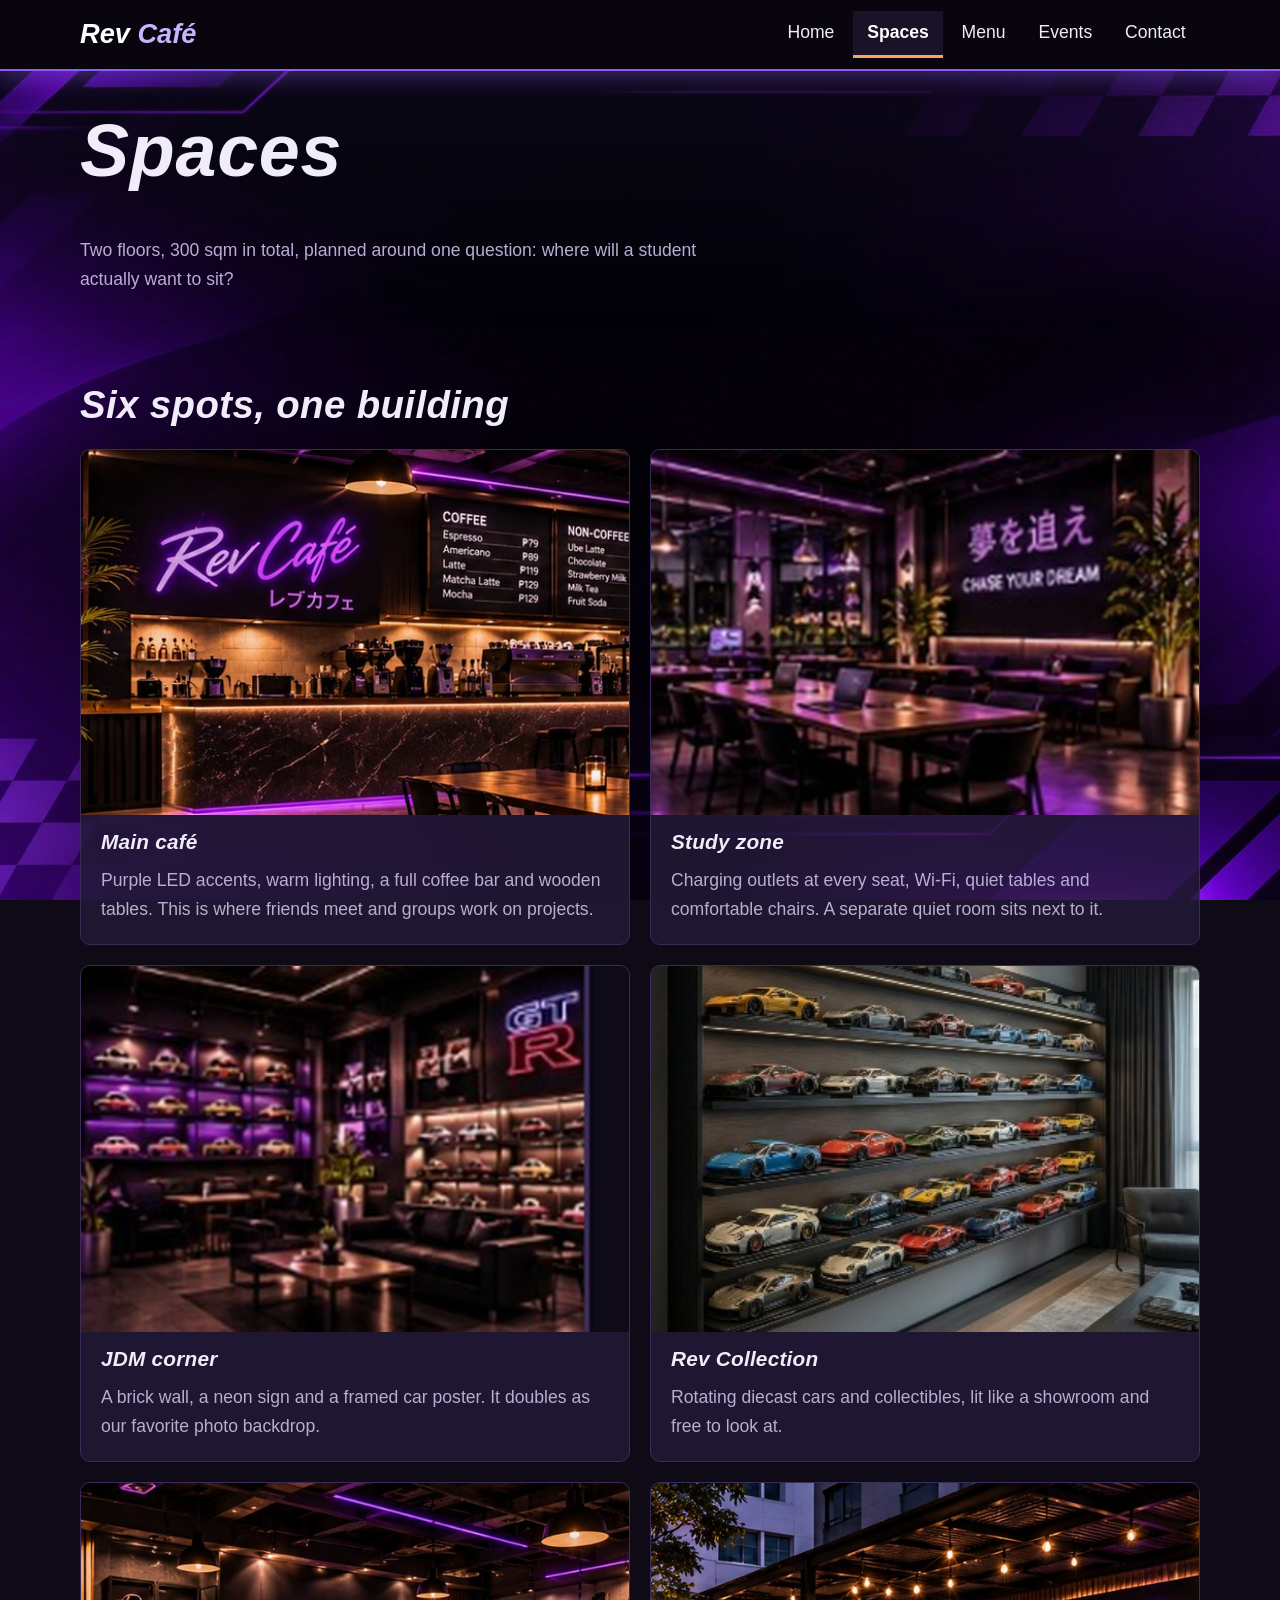
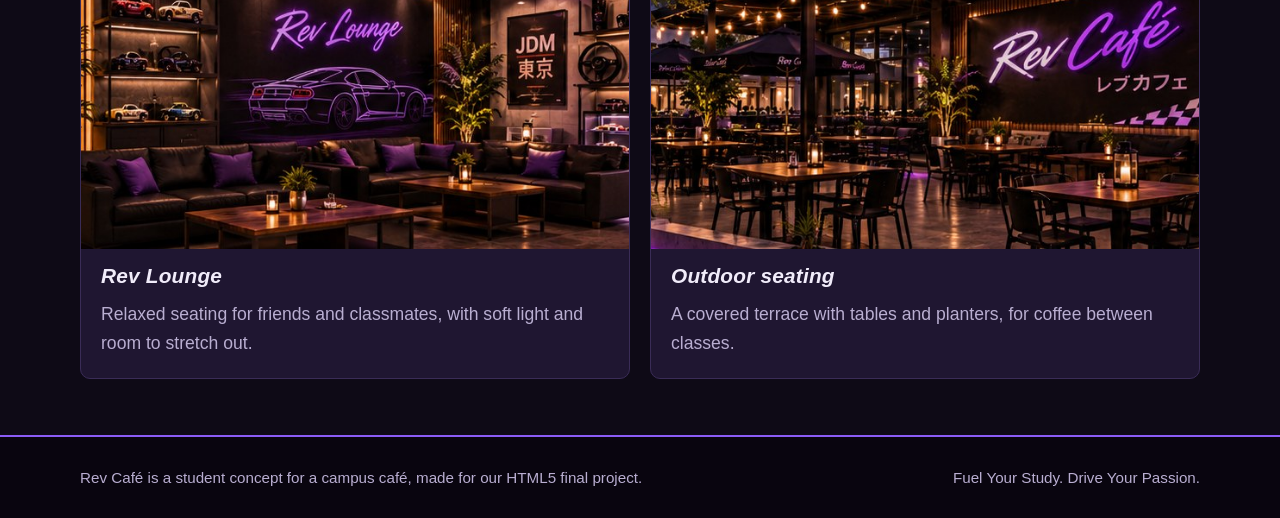
<file: spaces.html>
<!DOCTYPE html>
<html lang="en">
<head>
  <meta charset="UTF-8">
  <meta name="viewport" content="width=device-width, initial-scale=1">
  <meta name="description" content="Tour the main café, study zone, JDM corner and Rev Collection at Rev Café.">
  <title>Spaces | Rev Café</title>
  <link rel="stylesheet" href="css/style.css">
</head>
<body>
  <a class="skip-link" href="#main">Skip to main content</a>
  <header class="site-header">
    <div class="wrap header-inner">
      <a class="brand" href="index.html">Rev <span>Café</span></a>
      <nav class="site-nav" aria-label="Main navigation">
      <ul>
        <li><a href="index.html">Home</a></li>
        <li><a href="spaces.html" aria-current="page">Spaces</a></li>
        <li><a href="menu.html">Menu</a></li>
        <li><a href="events.html">Events</a></li>
        <li><a href="contact.html">Contact</a></li>
      </ul>
      </nav>
    </div>
  </header>

  <main id="main">
    <section class="page-title">
      <div class="wrap">
        <h1>Spaces</h1>
        <p>Two floors, 300 sqm in total, planned around one question: where will a student actually want to sit?</p>
      </div>
    </section>

    <section class="section">
      <div class="wrap">
        <h2>Six spots, one building</h2>
        <div class="card-grid">
          <article class="card">
            <img src="images/main-cafe.jpg" width="1100" height="354" alt="Main café counter under a glowing Rev Café sign, with coffee and non-coffee menu boards, a pastry case and wooden tables lit by candle lanterns" style="object-position: 15% center">
            <div class="card-body">
              <h3>Main café</h3>
              <p>Purple LED accents, warm lighting, a full coffee bar and wooden tables. This is where friends meet and groups work on projects.</p>
            </div>
          </article>
          <article class="card">
            <img src="images/study-zone.jpg" width="426" height="274" alt="Study lounge with wooden tables, laptops, plants and a neon sign reading Chase Your Dream in Japanese and English">
            <div class="card-body">
              <h3>Study zone</h3>
              <p>Charging outlets at every seat, Wi-Fi, quiet tables and comfortable chairs. A separate quiet room sits next to it.</p>
            </div>
          </article>
          <article class="card">
            <img src="images/jdm-garage.jpg" width="416" height="274" alt="JDM corner with violet-lit shelves of toy cars, a GT-R sign and a dark leather sofa">
            <div class="card-body">
              <h3>JDM corner</h3>
              <p>A brick wall, a neon sign and a framed car poster. It doubles as our favorite photo backdrop.</p>
            </div>
          </article>
          <article class="card">
            <img src="images/rev-collection.jpg" width="364" height="288" alt="Rev Collection wall: dark shelves lined with toy sports cars in many colors beside a lounge chair">
            <div class="card-body">
              <h3>Rev Collection</h3>
              <p>Rotating diecast cars and collectibles, lit like a showroom and free to look at.</p>
            </div>
          </article>
          <article class="card">
            <img src="images/rev-lounge.jpg" width="826" height="424" alt="Rev Lounge with black leather sofas and purple cushions, a neon Rev Lounge sign above a car line drawing, and shelves of toy cars">
            <div class="card-body">
              <h3>Rev Lounge</h3>
              <p>Relaxed seating for friends and classmates, with soft light and room to stretch out.</p>
            </div>
          </article>
          <article class="card">
            <img src="images/outdoor-seating.jpg" width="832" height="424" alt="Outdoor seating under string lights with a Rev Café banner and sign, wooden tables, umbrellas and planters" style="object-position: 85% center">
            <div class="card-body">
              <h3>Outdoor seating</h3>
              <p>A covered terrace with tables and planters, for coffee between classes.</p>
            </div>
          </article>
        </div>
      </div>
    </section>

    
    
  </main>

  <footer class="site-footer">
    <div class="wrap footer-inner">
      <p>Rev Café is a student concept for a campus café, made for our HTML5 final project.</p>
      <p>Fuel Your Study. Drive Your Passion.</p>
    </div>
  </footer>
</body>
</html>
</file>
<file: css/style.css>
/* Rev Café — Campus Café group project
   Hand-written CSS. No frameworks. Mobile-first: phone, tablet (768px), desktop (1024px). */

:root {
  --garage-black: #0e0a16;
  --panel: #1a1328;
  --panel-2: #241a38;
  --violet: #8b5cf6;
  --violet-soft: #c4b5fd;
  --violet-glow: rgba(139, 92, 246, 0.45);
  --amber: #f5a65b;
  --text: #f1ecfa;
  --text-dim: #b9aed1;
  --danger: #ff8a8a;

  --font-head: "Franklin Gothic Medium", "Arial Narrow", "Segoe UI", Arial, sans-serif;
  --font-body: "Segoe UI", Tahoma, Verdana, Arial, sans-serif;

  --radius: 10px;
  --gap: 1.25rem;
  --max: 1120px;
}

*,
*::before,
*::after { box-sizing: border-box; }

html { scroll-behavior: smooth; }

body::before {
  content: "";
  position: fixed;
  inset: 0;
  z-index: -1;
  background: linear-gradient(rgba(10, 6, 18, 0.1), rgba(10, 6, 18, 0.1)), url("../images/bg-racing.jpg") center / cover no-repeat;
}

body {
  margin: 0;
  background: var(--garage-black);
  color: var(--text);
  font-family: var(--font-body);
  font-size: 1.05rem;
  line-height: 1.65;
}

img { max-width: 100%; height: auto; display: block; }

h1, h2, h3 {
  font-family: var(--font-head);
  font-style: italic;
  font-weight: 700;
  line-height: 1.1;
  margin: 0 0 0.6em;
  letter-spacing: 0.01em;
}
h1 { font-size: clamp(2.4rem, 9vw, 4.6rem); }
h2 { font-size: clamp(1.7rem, 5vw, 2.4rem); }
h3 { font-size: 1.3rem; }

p { margin: 0 0 1em; max-width: 68ch; }

a { color: var(--violet-soft); text-underline-offset: 3px; }
a:hover { color: #fff; }
a:focus-visible,
button:focus-visible,
input:focus-visible,
select:focus-visible,
textarea:focus-visible,
audio:focus-visible {
  outline: 3px solid var(--amber);
  outline-offset: 3px;
}

.wrap { width: min(100% - 2rem, var(--max)); margin-inline: auto; }

.skip-link {
  position: absolute;
  left: -999px;
  top: 0;
  background: var(--amber);
  color: #000;
  padding: 0.6rem 1rem;
  z-index: 10;
}
.skip-link:focus { left: 0; }

/* ---------- Header and navigation (Flexbox) ---------- */
.site-header {
  background: #08050f;
  border-bottom: 2px solid var(--violet);
  box-shadow: 0 4px 24px var(--violet-glow);
  position: sticky;
  top: 0;
  z-index: 5;
}
.header-inner {
  display: flex;
  flex-direction: column;
  align-items: center;
  gap: 0.5rem;
  padding: 0.7rem 0;
}
.brand {
  font-family: var(--font-head);
  font-style: italic;
  font-weight: 700;
  font-size: 1.7rem;
  color: #fff;
  text-decoration: none;
}
.brand span { color: var(--violet-soft); }

.site-nav ul {
  list-style: none;
  margin: 0;
  padding: 0;
  display: flex;
  flex-wrap: wrap;
  justify-content: center;
  gap: 0.25rem;
}
.site-nav a {
  display: block;
  padding: 0.45rem 0.9rem;
  color: var(--text);
  text-decoration: none;
  border-bottom: 3px solid transparent;
  transition: background 0.2s, border-color 0.2s;
}
.site-nav a:hover { background: rgba(36, 26, 56, 0.82); border-color: var(--violet-soft); }
.site-nav a[aria-current] {
  border-color: var(--amber);
  background: var(--panel);
  color: #fff;
  font-weight: 700;
}

/* ---------- Hero (Grid) ---------- */
.hero {
  background: radial-gradient(ellipse at 20% 0%, rgba(42, 24, 80, 0.2) 0%, rgba(14, 10, 22, 0) 65%);
  padding: 2.5rem 0 2rem;
}
.hero-grid { display: grid; gap: 1.5rem; align-items: center; }
.hero h1 { transform: skewX(-6deg); text-shadow: 0 0 24px var(--violet-glow); }
.hero .slogan { font-size: 1.25rem; color: var(--violet-soft); font-family: var(--font-head); font-style: italic; }
.hero-img { border-radius: var(--radius); border: 2px solid var(--violet); box-shadow: 0 0 36px var(--violet-glow); }

.page-title { padding: 2.5rem 0 1rem; background: linear-gradient(180deg, rgba(28, 18, 51, 0.35), rgba(14, 10, 22, 0)); }
.page-title p { color: var(--text-dim); }

/* The one signature device: a chequered strip */
.checker {
  height: 22px;
  background:
    conic-gradient(#fff 25%, #111 0 50%, #fff 0 75%, #111 0) 0 0 / 22px 22px;
  border-block: 2px solid var(--violet);
}

/* ---------- Buttons ---------- */
.btn {
  display: inline-block;
  font: inherit;
  font-weight: 700;
  background: var(--violet);
  color: #fff;
  border: 2px solid var(--violet);
  padding: 0.7rem 1.4rem;
  border-radius: var(--radius);
  text-decoration: none;
  cursor: pointer;
  transition: background 0.2s, box-shadow 0.2s, transform 0.15s;
}
.btn:hover { background: #a07bff; box-shadow: 0 0 20px var(--violet-glow); transform: translateY(-2px); }
.btn:active { transform: translateY(0); }
.btn-ghost { background: transparent; color: var(--violet-soft); }
.btn-ghost:hover { background: rgba(36, 26, 56, 0.82); color: #fff; }
.btn-row { display: flex; flex-wrap: wrap; gap: 0.75rem; margin-top: 1rem; }

/* ---------- Sections and cards ---------- */
.section { padding: 2.75rem 0; }
.section.alt { background: rgba(26, 19, 40, 0.45); }

.features,
.card-grid,
.menu-grid { display: grid; gap: var(--gap); }

.feature {
  background: rgba(36, 26, 56, 0.82);
  border-left: 4px solid var(--violet);
  padding: 1rem 1.25rem;
  border-radius: 0 var(--radius) var(--radius) 0;
}
.feature h3 { margin-bottom: 0.3em; }
.feature p { margin: 0; color: var(--text-dim); }

.card {
  background: rgba(36, 26, 56, 0.82);
  border-radius: var(--radius);
  overflow: hidden;
  border: 1px solid #3a2c57;
  transition: border-color 0.2s, box-shadow 0.2s;
}
.card:hover { border-color: var(--violet); box-shadow: 0 0 24px var(--violet-glow); }
.card > img { width: 100%; aspect-ratio: 3 / 2; object-fit: cover; }
.card-body { padding: 1rem 1.25rem 1.25rem; }
.card-body p { margin: 0; color: var(--text-dim); }

/* ---------- Figures ---------- */
figure { margin: 0; }
figcaption { font-size: 0.92rem; color: var(--text-dim); padding: 0.6rem 0.25rem 0; }
.card figcaption { padding: 0.6rem 1.25rem 0; }
.figure-lg img { width: 100%; border-radius: var(--radius); border: 2px solid #3a2c57; }

.figure-sm { max-width: 460px; }
.figure-sm img { width: 100%; }

/* ---------- Event cards (Grid) ---------- */
.event-card {
  display: grid;
  background: rgba(36, 26, 56, 0.82);
  border: 1px solid var(--violet);
  border-radius: var(--radius);
  overflow: hidden;
  margin-bottom: var(--gap);
  transition: box-shadow 0.2s;
}
.event-card:hover { box-shadow: 0 0 28px var(--violet-glow); }
.event-card figure { display: flex; flex-direction: column; }
.event-card img { width: 100%; flex: 1; min-height: 0; aspect-ratio: 3 / 2; object-fit: cover; }
.event-card figcaption { padding: 0.5rem 1.25rem 0.8rem; }
.event-text { padding: 1.1rem 1.25rem 1.4rem; }
.event-text p { color: var(--text-dim); }
.event-text strong { color: #fff; }

/* ---------- Build of the Week feature page ---------- */
.feature-hero { padding: 2.5rem 0 2rem; background: radial-gradient(ellipse at 20% 0%, rgba(42, 24, 80, 0.3) 0%, rgba(14, 10, 22, 0) 65%); }
.feature-hero .wrap { display: grid; gap: 1.5rem; align-items: center; }
.feature-hero h1 { transform: skewX(-6deg); text-shadow: 0 0 24px var(--violet-glow); margin-bottom: 0.15em; }
.feature-sub { font-family: var(--font-head); font-style: italic; font-weight: 700; font-size: clamp(1.7rem, 6vw, 2.8rem); color: var(--violet-soft); margin: 0 0 0.6rem; }
.car-grid { display: grid; gap: var(--gap); }
.lineup { display: grid; gap: 2rem; }
.highlights { background: rgba(36, 26, 56, 0.82); border: 1px solid var(--violet); border-radius: var(--radius); padding: 1.25rem 1.4rem; align-self: start; }
.highlights ul { list-style: none; margin: 0 0 1rem; padding: 0; display: grid; gap: 0.7rem; }
.highlights li { display: flex; align-items: center; gap: 0.7rem; }
.highlights li::before { content: ""; flex: none; width: 18px; height: 18px; background: conic-gradient(var(--violet-soft) 25%, #1a1328 0 50%, var(--violet-soft) 0 75%, #1a1328 0) 0 0 / 9px 9px; }
.tagline { font-family: var(--font-head); font-style: italic; font-weight: 700; font-size: 1.35rem; color: var(--violet-soft); margin: 0; }

/* ---------- Split layout (Flexbox) ---------- */
.split { display: flex; flex-direction: column; gap: 1.5rem; }
.split > * { flex: 1; }

/* ---------- Tables (menu) ---------- */
.menu-table { width: 100%; border-collapse: collapse; }
.menu-table caption {
  text-align: left;
  font-family: var(--font-head);
  font-style: italic;
  font-weight: 700;
  font-size: 1.5rem;
  padding-bottom: 0.5rem;
  color: var(--violet-soft);
}
.menu-table th, .menu-table td { padding: 0.65rem 0.4rem; border-bottom: 1px solid #3a2c57; text-align: left; }
.menu-table th:last-child, .menu-table td:last-child { text-align: right; white-space: nowrap; }
.menu-table .desc { display: block; font-weight: 400; font-size: 0.9rem; color: var(--text-dim); }
.menu-table tbody tr:hover { background: rgba(36, 26, 56, 0.82); }
.menu-table td:last-child { color: var(--amber); font-weight: 700; }

.promo-list { list-style: none; padding: 0; margin: 0; display: grid; gap: 0.75rem; }
.promo-list li { background: rgba(36, 26, 56, 0.82); padding: 0.9rem 1.1rem; border-radius: var(--radius); border-left: 4px solid var(--amber); }
.promo-list strong { color: #fff; }

/* ---------- Audio ---------- */
.audio-box { background: rgba(36, 26, 56, 0.82); border: 1px solid var(--violet); border-radius: var(--radius); padding: 1.1rem 1.25rem; }
.audio-box audio { width: 100%; margin-top: 0.4rem; }

/* ---------- Form ---------- */
.contact-form { display: grid; gap: 1.1rem; max-width: 640px; }
.field { display: flex; flex-direction: column; gap: 0.35rem; }
.field label { font-weight: 700; }
.field .hint { font-weight: 400; color: var(--text-dim); font-size: 0.92rem; }
.contact-form input,
.contact-form select,
.contact-form textarea {
  font: inherit;
  width: 100%;
  background: #0a0711;
  color: var(--text);
  border: 2px solid #4a3a70;
  border-radius: var(--radius);
  padding: 0.7rem 0.85rem;
  transition: border-color 0.2s, box-shadow 0.2s;
}
.contact-form input:hover,
.contact-form select:hover,
.contact-form textarea:hover { border-color: var(--violet-soft); }
.contact-form input:focus,
.contact-form select:focus,
.contact-form textarea:focus { border-color: var(--amber); box-shadow: 0 0 0 3px rgba(245, 166, 91, 0.25); outline: none; }
.contact-form input:user-invalid,
.contact-form textarea:user-invalid { border-color: var(--danger); }
.contact-form textarea { min-height: 150px; resize: vertical; }
.contact-form .hint { margin: 0; color: var(--text-dim); font-size: 0.92rem; }
.hp { position: absolute; left: -9999px; width: 1px; height: 1px; opacity: 0; }
.req { color: var(--amber); }

.info-box { background: rgba(36, 26, 56, 0.82); border-radius: var(--radius); padding: 1.25rem; border: 1px solid #3a2c57; }
.info-box dl { margin: 0; }
.info-box dt { font-weight: 700; color: var(--violet-soft); margin-top: 0.8rem; }
.info-box dt:first-child { margin-top: 0; }
.info-box dd { margin: 0; color: var(--text-dim); }

/* Contact layout: stacked on phone, two columns on desktop */
.contact-layout { display: grid; gap: 2rem; }

/* ---------- Footer ---------- */
.site-footer { background: rgba(8, 5, 15, 0.78); border-top: 2px solid var(--violet); padding: 1.75rem 0; color: var(--text-dim); font-size: 0.95rem; }
.footer-inner { display: flex; flex-direction: column; gap: 0.5rem; }
.site-footer p { margin: 0; max-width: none; }

/* ---------- Tablet (768px and up) ---------- */
@media (min-width: 768px) {
  .header-inner { flex-direction: row; justify-content: space-between; }
  .features { grid-template-columns: repeat(2, 1fr); }
  .card-grid { grid-template-columns: repeat(2, 1fr); }
  .menu-grid { grid-template-columns: repeat(2, 1fr); }
  .split { flex-direction: row; align-items: flex-start; }
  .event-card { grid-template-columns: 1fr 1.15fr; }
  .car-grid { grid-template-columns: repeat(3, 1fr); }
  .event-card figure { order: 2; }
  .event-card .event-text { order: 1; align-self: center; padding: 1.5rem 1.75rem; }
  .footer-inner { flex-direction: row; justify-content: space-between; }
  .section { padding: 3.5rem 0; }
}

/* ---------- Desktop (1024px and up) ---------- */
@media (min-width: 1024px) {
  body { font-size: 1.1rem; }
  .hero { padding: 4rem 0 3.5rem; }
  .hero-grid { grid-template-columns: 1fr 1.15fr; gap: 3rem; }
  .features { grid-template-columns: repeat(4, 1fr); }
  .feature-hero { padding: 3.5rem 0 3rem; }
  .feature-hero .wrap { grid-template-columns: 1fr 1.4fr; gap: 2.5rem; }
  .lineup { grid-template-columns: 2.4fr 1fr; gap: 2.5rem; }
  .card-grid.three { grid-template-columns: repeat(3, 1fr); }
  .contact-layout { grid-template-columns: 1.4fr 1fr; gap: 3rem; align-items: start; }
}

@media (prefers-reduced-motion: reduce) {
  * { transition: none !important; scroll-behavior: auto !important; }
}
</file>
